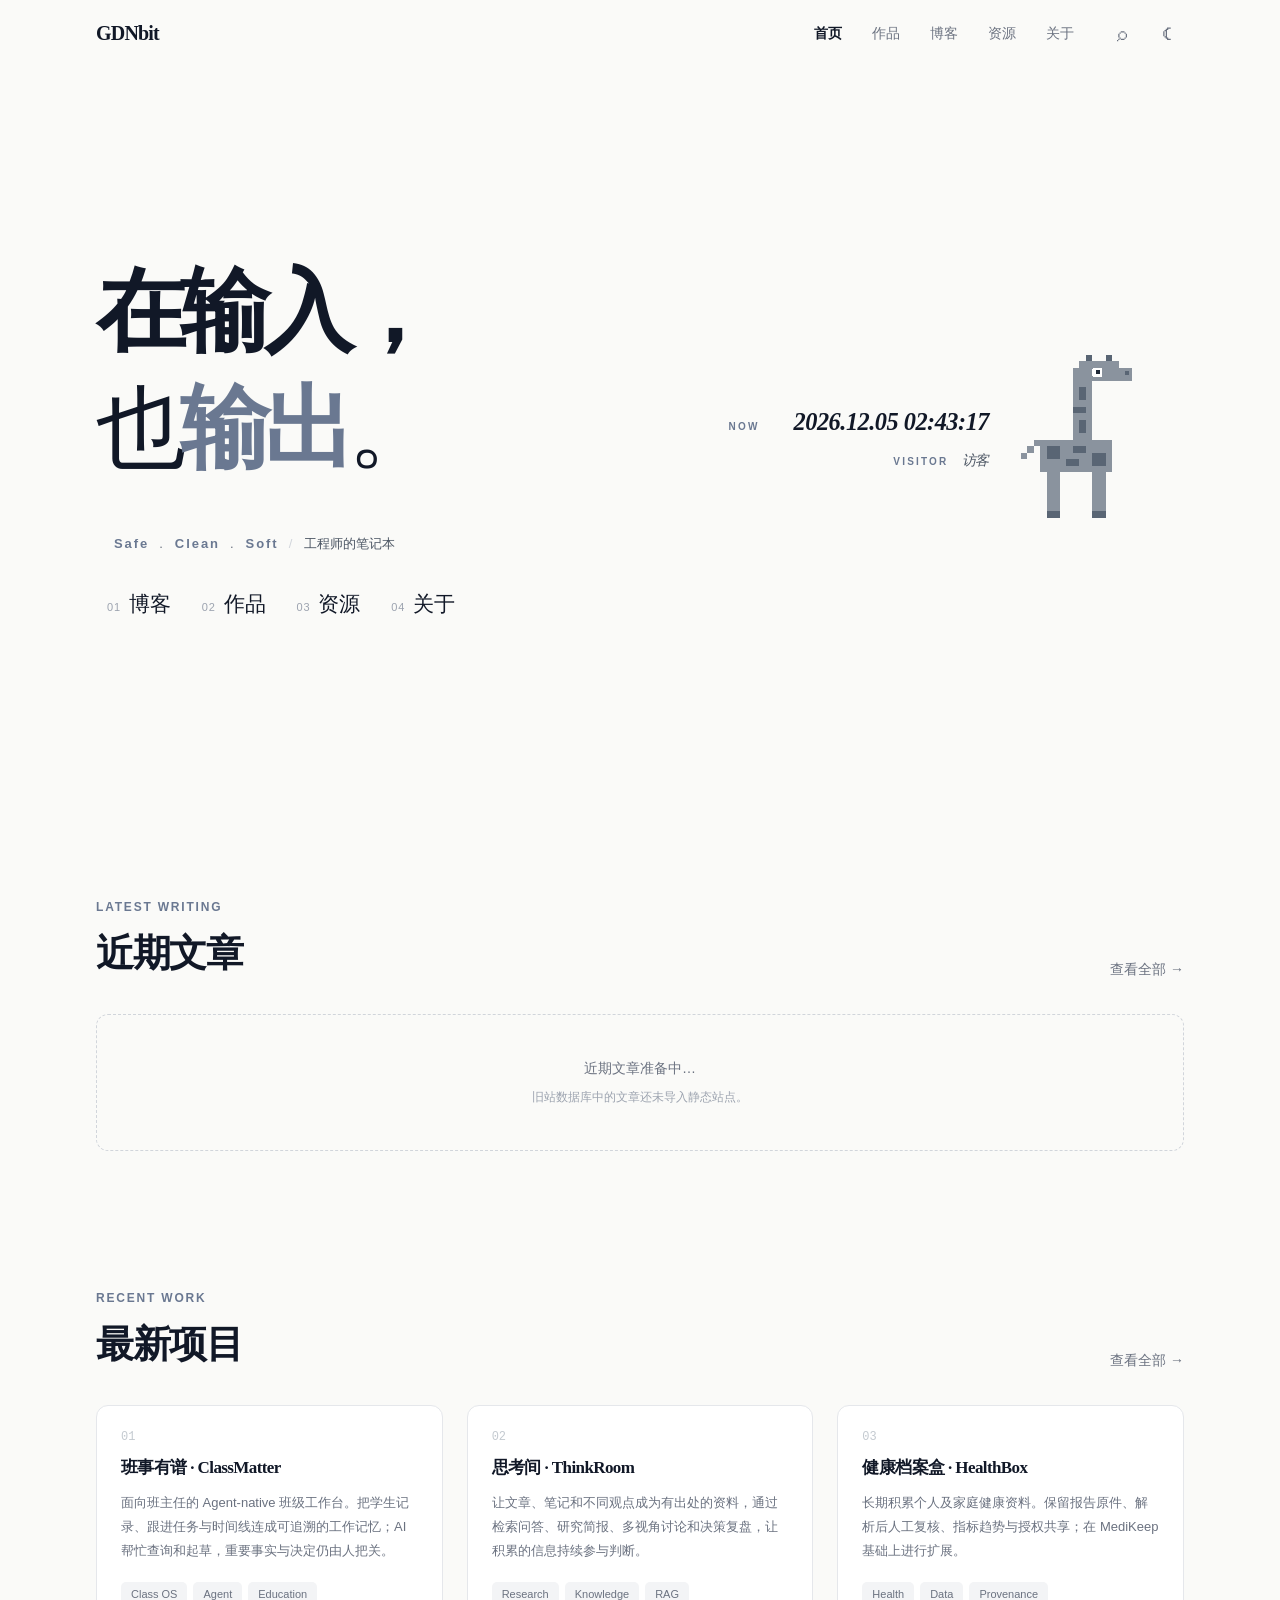
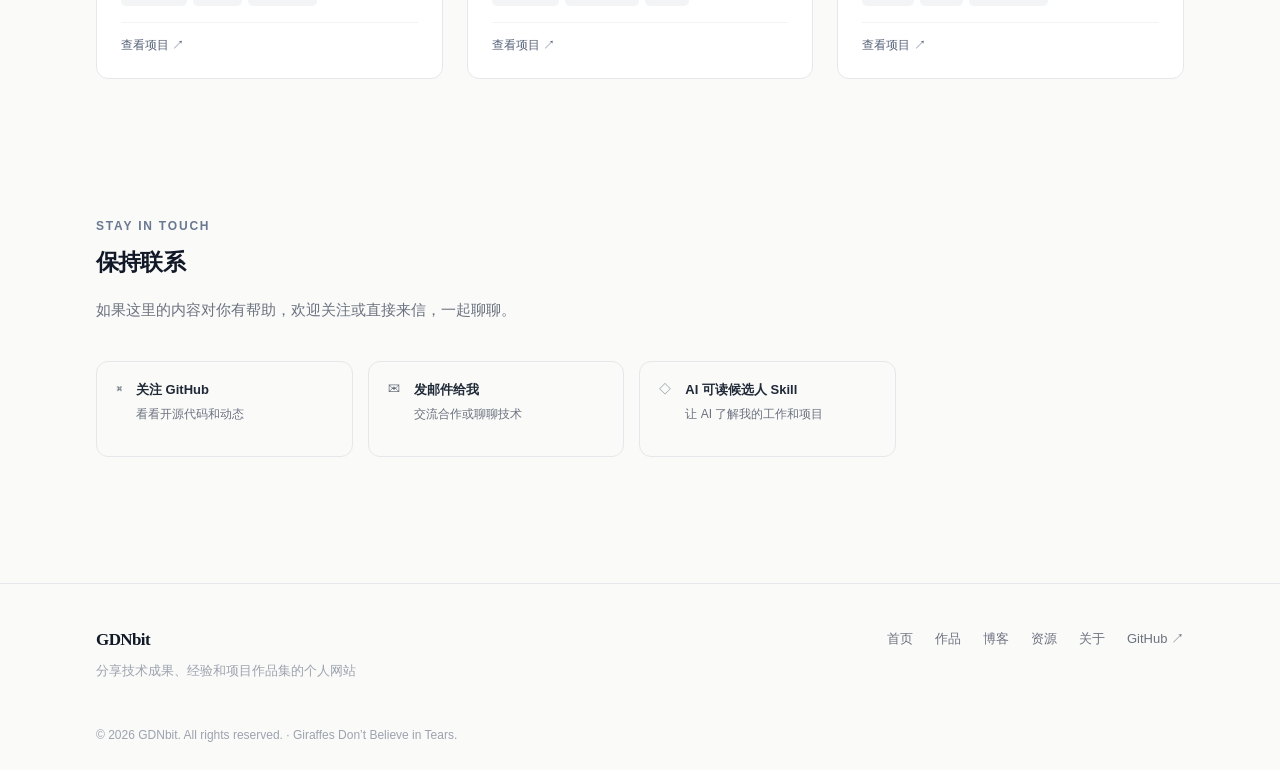
<file: docs/index.html>
<!doctype html>
<html lang="zh-CN"><head>
<meta charset="utf-8"><meta name="viewport" content="width=device-width,initial-scale=1,viewport-fit=cover">
<meta name="theme-color" content="#FAFAF8"><meta name="color-scheme" content="light dark">
<title>在输入，也输出 - GDNbit</title>
<meta name="description" content="GDNbit 的个人技术网站：AI 产品与解决方案工程，Agent 系统、项目作品、技术博客与浏览器工具。">
<meta property="og:type" content="website"><meta property="og:locale" content="zh_CN">
<meta property="og:site_name" content="GDNbit"><meta property="og:title" content="在输入，也输出 - GDNbit">
<meta property="og:description" content="在输入，也输出。GDNbit 的技术笔记与项目作品集。">
<link rel="canonical" href="https://gdnbit.com/">
<link rel="stylesheet" href="assets/site.css">
</head><body>
<div id="site-nav"><header class="site-header"><nav class="container nav-row"><a href="./" class="logo">GDNbit</a></nav></header></div>
<main id="app"><div class="container"><noscript><section class="inner"><h1>GDNbit — 在输入，也输出。</h1><p>网站需要启用浏览器 JavaScript 来显示静态页面。<a href="https://github.com/Gdnbit">查看我的 GitHub ↗</a></p></section></noscript></div></main>
<div id="site-footer"></div>
<script data-gdnbit defer src="assets/site.js"></script>
</body></html>
</file>
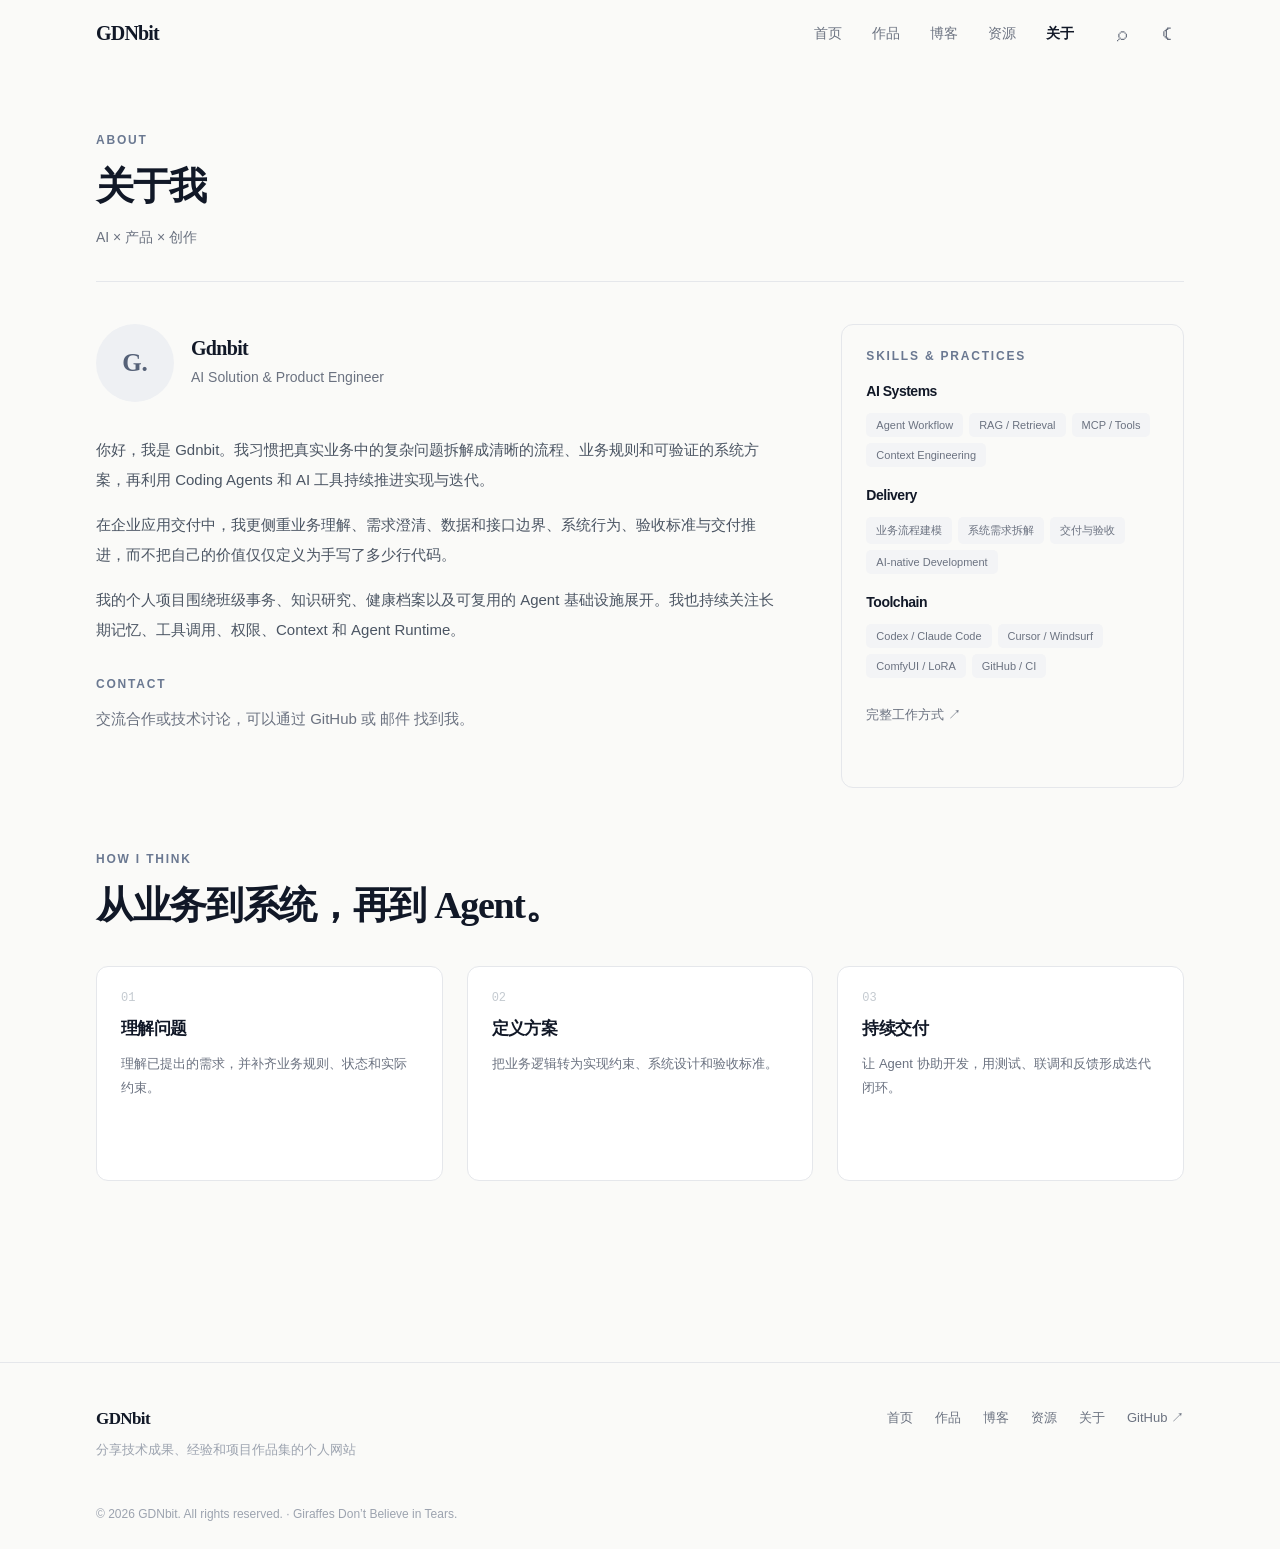
<file: docs/about/index.html>
<!doctype html>
<html lang="zh-CN"><head>
<meta charset="utf-8"><meta name="viewport" content="width=device-width,initial-scale=1,viewport-fit=cover">
<meta name="theme-color" content="#FAFAF8"><meta name="color-scheme" content="light dark">
<title>关于 - GDNbit</title>
<meta name="description" content="GDNbit 的个人技术网站：AI 产品与解决方案工程，Agent 系统、项目作品、技术博客与浏览器工具。">
<meta property="og:type" content="website"><meta property="og:locale" content="zh_CN">
<meta property="og:site_name" content="GDNbit"><meta property="og:title" content="关于 - GDNbit">
<meta property="og:description" content="在输入，也输出。GDNbit 的技术笔记与项目作品集。">
<link rel="canonical" href="https://gdnbit.com/about/">
<link rel="stylesheet" href="../assets/site.css">
</head><body>
<div id="site-nav"><header class="site-header"><nav class="container nav-row"><a href="../" class="logo">GDNbit</a></nav></header></div>
<main id="app"><div class="container"><noscript><section class="inner"><h1>GDNbit — 在输入，也输出。</h1><p>网站需要启用浏览器 JavaScript 来显示静态页面。<a href="https://github.com/Gdnbit">查看我的 GitHub ↗</a></p></section></noscript></div></main>
<div id="site-footer"></div>
<script data-gdnbit defer src="../assets/site.js"></script>
</body></html>
</file>
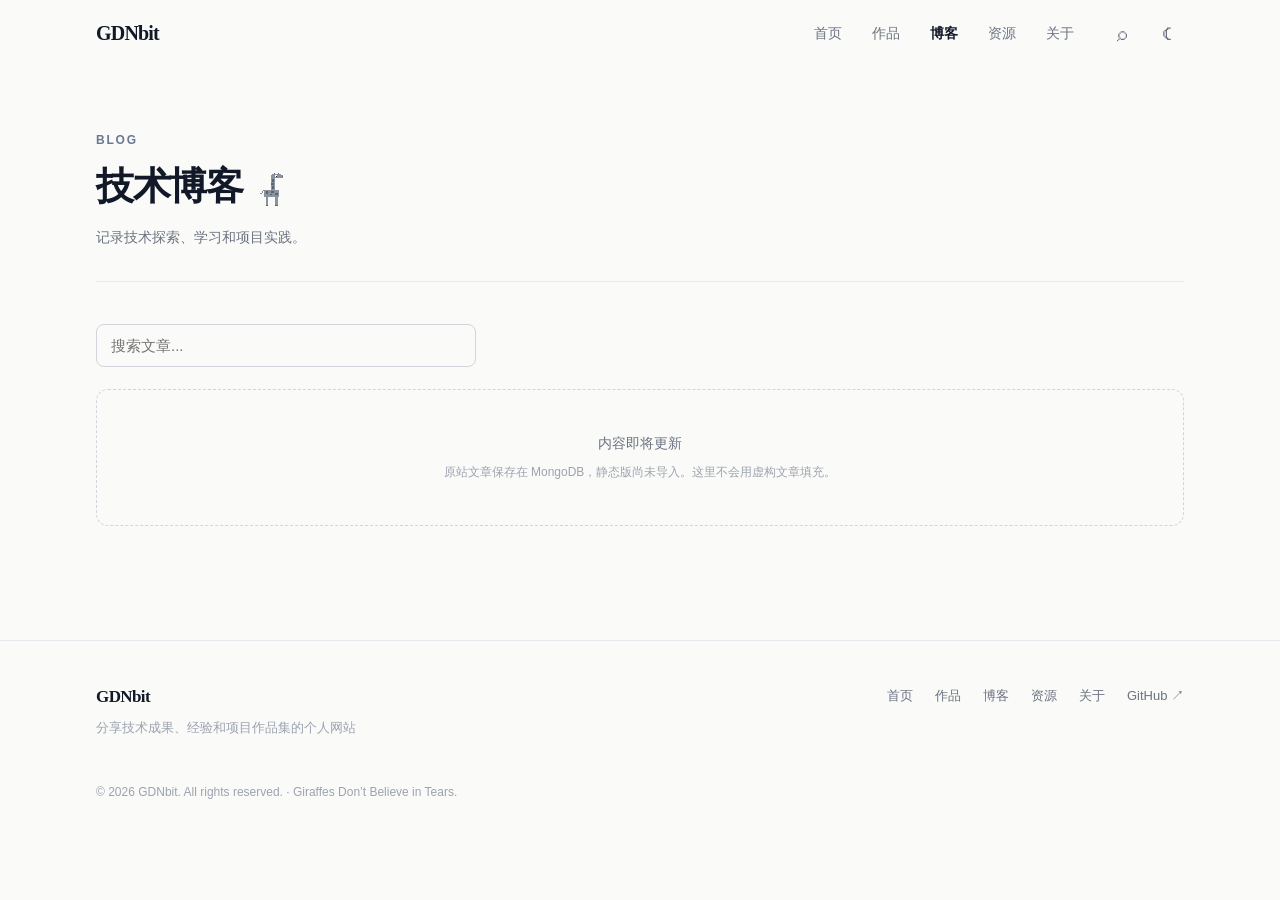
<file: docs/blog/index.html>
<!doctype html>
<html lang="zh-CN"><head>
<meta charset="utf-8"><meta name="viewport" content="width=device-width,initial-scale=1,viewport-fit=cover">
<meta name="theme-color" content="#FAFAF8"><meta name="color-scheme" content="light dark">
<title>博客 - GDNbit</title>
<meta name="description" content="GDNbit 的个人技术网站：AI 产品与解决方案工程，Agent 系统、项目作品、技术博客与浏览器工具。">
<meta property="og:type" content="website"><meta property="og:locale" content="zh_CN">
<meta property="og:site_name" content="GDNbit"><meta property="og:title" content="博客 - GDNbit">
<meta property="og:description" content="在输入，也输出。GDNbit 的技术笔记与项目作品集。">
<link rel="canonical" href="https://gdnbit.com/blog/">
<link rel="stylesheet" href="../assets/site.css">
</head><body>
<div id="site-nav"><header class="site-header"><nav class="container nav-row"><a href="../" class="logo">GDNbit</a></nav></header></div>
<main id="app"><div class="container"><noscript><section class="inner"><h1>GDNbit — 在输入，也输出。</h1><p>网站需要启用浏览器 JavaScript 来显示静态页面。<a href="https://github.com/Gdnbit">查看我的 GitHub ↗</a></p></section></noscript></div></main>
<div id="site-footer"></div>
<script data-gdnbit defer src="../assets/site.js"></script>
</body></html>
</file>
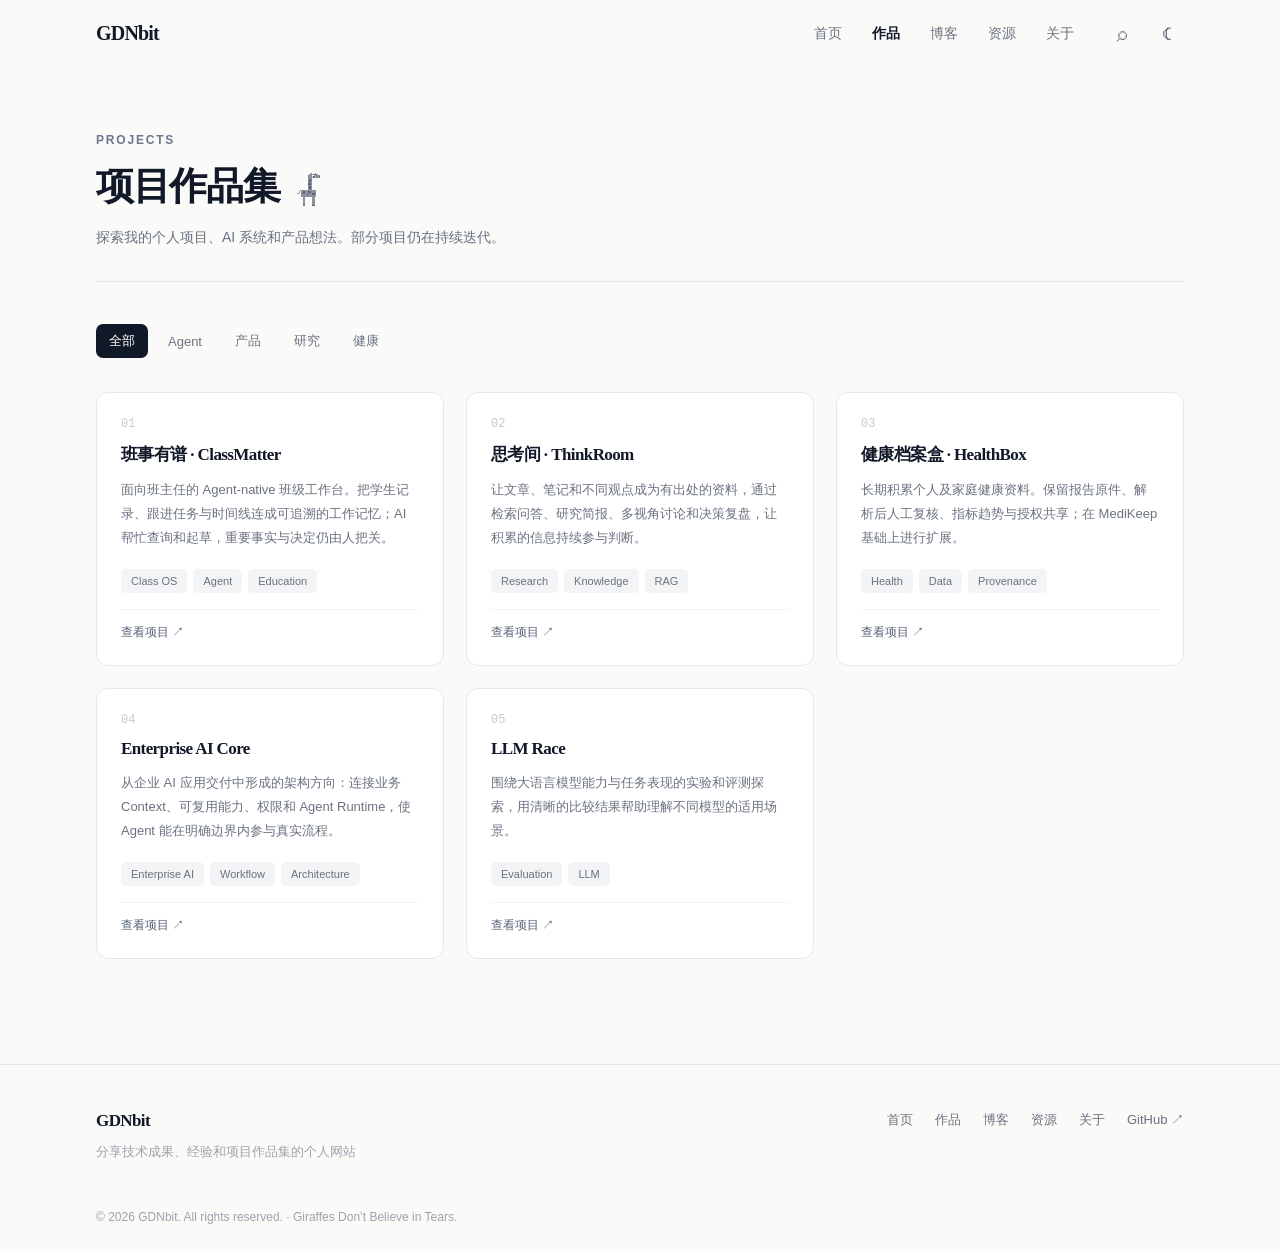
<file: docs/projects/index.html>
<!doctype html>
<html lang="zh-CN"><head>
<meta charset="utf-8"><meta name="viewport" content="width=device-width,initial-scale=1,viewport-fit=cover">
<meta name="theme-color" content="#FAFAF8"><meta name="color-scheme" content="light dark">
<title>作品 - GDNbit</title>
<meta name="description" content="GDNbit 的个人技术网站：AI 产品与解决方案工程，Agent 系统、项目作品、技术博客与浏览器工具。">
<meta property="og:type" content="website"><meta property="og:locale" content="zh_CN">
<meta property="og:site_name" content="GDNbit"><meta property="og:title" content="作品 - GDNbit">
<meta property="og:description" content="在输入，也输出。GDNbit 的技术笔记与项目作品集。">
<link rel="canonical" href="https://gdnbit.com/projects/">
<link rel="stylesheet" href="../assets/site.css">
</head><body>
<div id="site-nav"><header class="site-header"><nav class="container nav-row"><a href="../" class="logo">GDNbit</a></nav></header></div>
<main id="app"><div class="container"><noscript><section class="inner"><h1>GDNbit — 在输入，也输出。</h1><p>网站需要启用浏览器 JavaScript 来显示静态页面。<a href="https://github.com/Gdnbit">查看我的 GitHub ↗</a></p></section></noscript></div></main>
<div id="site-footer"></div>
<script data-gdnbit defer src="../assets/site.js"></script>
</body></html>
</file>
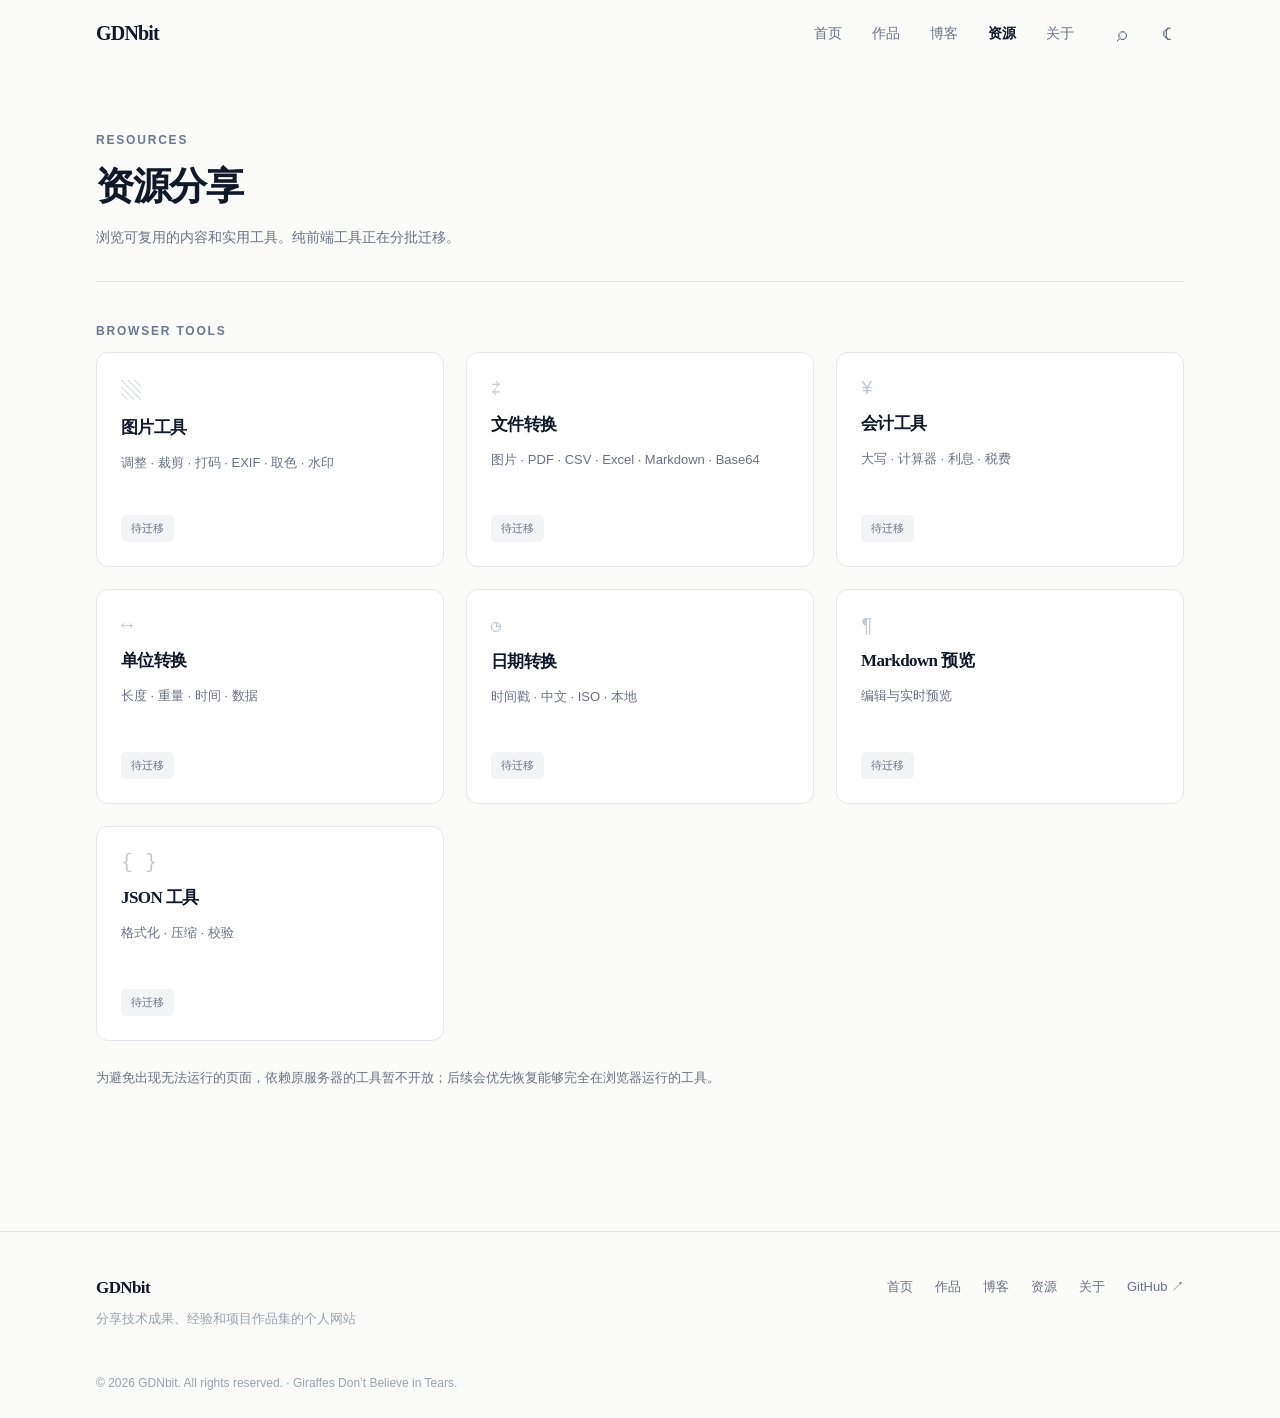
<file: docs/resources/index.html>
<!doctype html>
<html lang="zh-CN"><head>
<meta charset="utf-8"><meta name="viewport" content="width=device-width,initial-scale=1,viewport-fit=cover">
<meta name="theme-color" content="#FAFAF8"><meta name="color-scheme" content="light dark">
<title>资源 - GDNbit</title>
<meta name="description" content="GDNbit 的个人技术网站：AI 产品与解决方案工程，Agent 系统、项目作品、技术博客与浏览器工具。">
<meta property="og:type" content="website"><meta property="og:locale" content="zh_CN">
<meta property="og:site_name" content="GDNbit"><meta property="og:title" content="资源 - GDNbit">
<meta property="og:description" content="在输入，也输出。GDNbit 的技术笔记与项目作品集。">
<link rel="canonical" href="https://gdnbit.com/resources/">
<link rel="stylesheet" href="../assets/site.css">
</head><body>
<div id="site-nav"><header class="site-header"><nav class="container nav-row"><a href="../" class="logo">GDNbit</a></nav></header></div>
<main id="app"><div class="container"><noscript><section class="inner"><h1>GDNbit — 在输入，也输出。</h1><p>网站需要启用浏览器 JavaScript 来显示静态页面。<a href="https://github.com/Gdnbit">查看我的 GitHub ↗</a></p></section></noscript></div></main>
<div id="site-footer"></div>
<script data-gdnbit defer src="../assets/site.js"></script>
</body></html>
</file>
<file: docs/assets/site.css>
/* GDNbit static front-end: presentation modeled after GDNbit-Web main (2026-10-20). No external CSS/CDN. */
:root{--bg:#fafaf8;--paper:#fff;--text:#1f2937;--muted:#6b7280;--faint:#9ca3af;--line:#e5e7eb;--primary:#556177;--primary-light:#6a7891;--hover:#465061;color-scheme:light}
*{box-sizing:border-box}html{scroll-behavior:smooth}body{margin:0;background:var(--bg);color:var(--text);font-family:Inter,-apple-system,BlinkMacSystemFont,"Segoe UI","Noto Sans SC","Microsoft YaHei",sans-serif;-webkit-font-smoothing:antialiased;font-size:15px}
a{color:inherit;text-decoration:none;transition:color .2s}a:hover{color:var(--primary)}button,input{font:inherit}button{cursor:pointer}button:focus-visible,a:focus-visible,input:focus-visible{outline:2px solid var(--primary-light);outline-offset:3px}
h1,h2,h3,.serif{font-family:Georgia,"Noto Serif","Source Han Serif SC","Songti SC","SimSun",serif}h1,h2,h3,p{margin-top:0}h1,h2,h3{color:#111827;letter-spacing:-.035em}p{line-height:1.8}.container{width:100%;max-width:1152px;margin:0 auto;padding:0 32px}.muted{color:var(--muted)}.tiny{font-size:12px}.mono{font-family:"Fira Code",Consolas,monospace}.section-label{display:block;color:var(--primary-light);text-transform:uppercase;letter-spacing:.15em;font-weight:600;font-size:12px;margin-bottom:14px}.tags{display:flex;flex-wrap:wrap;gap:6px}.tag{display:inline-block;font-size:11px;font-weight:500;background:#f3f4f6;color:#6b7280;border-radius:5px;padding:6px 10px}
.site-header{height:68px;position:sticky;top:0;z-index:100;display:flex;align-items:center;transition:background .2s,border-color .2s;background:var(--bg);border-bottom:1px solid transparent}.site-header.scrolled{background:rgba(250,250,248,.93);backdrop-filter:blur(12px);border-color:rgba(229,231,235,.8)}.nav-row{display:flex;justify-content:space-between;align-items:center;height:100%;gap:18px}.logo{font:600 20px Georgia,"Songti SC",serif;color:#111827;letter-spacing:-.04em}.logo:hover{color:var(--primary)}.nav-links{display:flex;align-items:center;gap:30px;font-size:14px;color:#6b7280}.nav-links a.active{font-weight:600;color:#111827}.nav-links a:hover{color:#111827}.nav-tools{display:flex;gap:10px;margin-left:0;align-items:center}.icon-btn{border:0;background:none;display:grid;place-items:center;min-width:35px;min-height:35px;color:#6b7280;border-radius:8px;font-size:20px}.icon-btn:hover{color:var(--text);background:rgba(125,135,145,.08)}.nav-mobile,.mobile-menu{display:none}
main{min-height:58vh}.home-hero{min-height:calc(100svh - 68px - 64px);display:flex;align-items:center;padding:52px 0 78px}.hero-grid{display:grid;grid-template-columns:minmax(0,8fr) minmax(0,4fr);gap:42px;align-items:center}.hero-title{font-size:clamp(66px,7vw,114px);line-height:1.17;letter-spacing:-.068em;margin:0 0 52px;font-weight:800;color:#111827}.hero-title .line{display:block}.hero-title .line2{font-weight:350;margin-top:12px}.hero-title .accent{font-weight:600;color:var(--primary-light);position:relative}.hero-title .accent::after{content:"";position:absolute;bottom:-2px;left:0;width:0;height:3px;background:var(--primary-light);transition:width .5s}.hero-title .accent:hover::after{width:100%}
.hero-sub{font-size:13px;letter-spacing:.15em;color:var(--muted);margin:0 0 37px 18px;display:flex;gap:10px;align-items:baseline;flex-wrap:wrap;line-height:1.5}.hero-sub .key{color:var(--primary-light);font-weight:600}.hero-sub .divide{color:#d1d5db}.hero-sub .note{letter-spacing:normal;color:#4b5563}.hero-nav{display:flex;flex-wrap:wrap;gap:31px;margin-left:11px}.hero-nav a{display:flex;gap:8px;align-items:baseline;color:#111827}.hero-nav .num{font:500 11px Inter,sans-serif;color:#9ca3af;letter-spacing:.07em;transition:transform .2s}.hero-nav .item-name{font:500 21px Georgia,"Noto Serif SC","Songti SC",serif;transition:transform .2s}.hero-nav a:hover .num{transform:translateY(-4px);color:var(--primary)}.hero-nav a:hover .item-name{transform:translateX(3px);color:var(--primary)}
.hero-aside{display:flex;align-items:center;justify-content:flex-end;gap:25px;min-width:0}.meta{min-width:0;text-align:right;white-space:nowrap}.meta-line{display:flex;align-items:baseline;gap:13px;justify-content:flex-end}.meta-line+.meta-line{margin-top:16px}.meta-key{font:600 10px Inter,sans-serif;letter-spacing:.22em;text-transform:uppercase;color:var(--primary-light);min-width:52px;text-align:left}.meta-val{font:italic 600 clamp(15px,1.9vw,25px) Georgia,serif;letter-spacing:-.02em;color:#111827}.meta-small{font-size:14px;font-weight:400;color:#4b5563}.mascot{width:170px;height:183px;flex-shrink:0;display:block;animation:bob 5s ease-in-out infinite;cursor:grab;touch-action:pan-y;user-select:none}.mascot:active{cursor:grabbing}.mobile-meta,.mobile-cards{display:none}
@keyframes bob{0%,100%{transform:translateY(0)}50%{transform:translateY(-8px)}}@keyframes appear{from{opacity:0;transform:translateY(16px)}to{opacity:1;transform:translateY(0)}}.hero-main,.hero-aside,.page-intro{animation:appear .6s both}.hero-aside{animation-delay:.18s}
.block-section{padding:64px 0 76px}.section-top{display:flex;justify-content:space-between;align-items:end;gap:20px;margin-bottom:35px}.section-top h2{font-size:clamp(28px,3vw,38px);font-weight:600;margin:0}.section-link{font-size:14px;color:#6b7280;white-space:nowrap}.section-link:hover{color:var(--primary)}
.empty{border:1px dashed #d1d5db;border-radius:12px;padding:41px 18px;text-align:center;color:var(--muted);font-size:14px}.empty p{margin:0}.empty .desc{font-size:12px;color:#9ca3af;margin-top:6px}
.cards{display:grid;grid-template-columns:repeat(3,minmax(0,1fr));gap:24px}.card{display:flex;flex-direction:column;background:white;border:1px solid #e5e7eb;border-radius:12px;padding:24px;min-height:215px;transition:border-color .25s,transform .25s,box-shadow .25s}.card:hover{border-color:#b1b9c9;transform:translateY(-3px);box-shadow:0 9px 18px rgba(0,0,0,.04)}.card .count{color:#c4cad0;font:12px Consolas,monospace}.card h3{font-size:17px;margin:12px 0;font-weight:600}.card p{font-size:13px;color:#6b7280;margin:0 0 19px;line-height:1.85;flex:1}.card .tags{margin-top:auto}.card .card-bottom{border-top:1px solid #f1f3f5;padding-top:14px;margin-top:16px;color:var(--primary);font-size:12px}
.contact-text{font-family:Georgia,"Songti SC",serif;font-size:15px;max-width:600px;color:#6b7280;margin-bottom:37px}.contact-grid{display:grid;grid-template-columns:repeat(3,minmax(0,1fr));gap:15px;max-width:800px}.contact-card{border:1px solid #e5e7eb;border-radius:12px;display:flex;gap:14px;align-items:flex-start;padding:19px;min-height:96px}.contact-card:hover{border-color:#b1b9c9}.contact-icon{font-size:20px;color:#9ca3af}.contact-card b{display:block;font-weight:600;font-size:13px;margin-bottom:5px}.contact-card span{font-size:12px;color:#6b7280}
.inner{padding:65px 0 55px}.page-header{border-bottom:1px solid #e5e7eb;padding-bottom:31px;margin-bottom:42px}.page-header h1{font-size:clamp(31px,3vw,43px);font-weight:600;margin:4px 0 13px}.page-header p{font-size:14px;color:#6b7280;margin:0}.content-grid{display:grid;grid-template-columns:repeat(3,minmax(0,1fr));gap:22px}.filter-row{display:flex;flex-wrap:wrap;gap:7px;margin-bottom:34px}.filter-btn{border:0;background:transparent;border-radius:7px;padding:8px 13px;color:#6b7280;font-size:13px}.filter-btn:hover{background:#f1f2f3}.filter-btn.active{background:#111827;color:#fff}.search-input{border:1px solid #d1d5db;border-radius:8px;padding:12px 14px;background:transparent;min-width:0;color:var(--text);outline:none}.search-input:focus{border-color:var(--primary-light)}.search-wrap{max-width:380px;margin-bottom:22px}.search-wrap input{width:100%}
.about-columns{display:grid;grid-template-columns:2fr 1fr;gap:60px;align-items:start}.about-intro{display:flex;align-items:center;gap:17px;margin-bottom:33px}.about-avatar{width:78px;height:78px;display:grid;place-items:center;background:#eef0f3;border-radius:50%;font:600 25px Georgia,serif;color:var(--primary)}.about-intro h2{font-size:20px;font-weight:600;margin:0 0 5px}.about-intro p{color:var(--muted);font-size:14px;margin:0}.about-copy p{font-size:15px;color:#4b5563;line-height:2}.skill-panel{border:1px solid var(--line);border-radius:12px;padding:24px}.skill-panel h3{font-size:14px;font-family:inherit}.skill-panel .group{margin:20px 0}.two-col{display:grid;grid-template-columns:repeat(2,1fr);gap:20px}.mini-tool{padding:22px;border:1px solid var(--line);border-radius:12px;background:white}.mini-tool h3{font:600 17px Georgia,"Songti SC",serif;margin:0 0 10px}.mini-tool p{font-size:13px;color:var(--muted);margin-bottom:0}.doc-note{color:var(--muted);font-size:13px;line-height:1.9;margin:25px 0 35px}
.footer{margin-top:50px;border-top:1px solid #e5e7eb}.footer-grid{padding:46px 0;display:flex;justify-content:space-between;gap:30px}.footer-title{font:600 17px Georgia,serif;margin:0 0 9px}.footer p{font-size:13px;color:#9ca3af;margin:0}.footer-links{display:flex;gap:22px;flex-wrap:wrap;font-size:13px;color:#6b7280}.footer-cols{padding-bottom:28px;color:#9ca3af;font-size:12px}.global-search{position:fixed;inset:0;background:rgba(0,0,0,.5);z-index:500;display:none;justify-content:center;align-items:flex-start;padding:16vh 20px 0;backdrop-filter:blur(4px)}.global-search.open{display:flex}.search-dialog{background:white;border-radius:12px;max-width:540px;width:100%;box-shadow:0 20px 60px rgba(0,0,0,.17);overflow:hidden}.search-dialog input{width:100%;border:0;padding:19px;outline:0}.search-dialog .result{display:block;padding:12px 20px;border-top:1px solid #e5e7eb;font-size:14px}.search-dialog .result:hover{background:#f3f4f6}.search-dialog .search-hint{padding:18px 20px;color:#9ca3af;font-size:12px}
@media(max-width:980px){.hero-grid{grid-template-columns:minmax(0,7fr) minmax(0,5fr);gap:10px}.hero-aside{gap:8px}.mascot{width:122px;height:132px}.hero-title{font-size:clamp(54px,7.4vw,90px)}.meta-val{font-size:16px}.container{padding:0 24px}}
@media(max-width:767px){.site-header{height:64px}.nav-links{display:none}.nav-mobile{display:flex;gap:6px;align-items:center}.mobile-menu{display:none;position:absolute;left:0;right:0;top:64px;background:var(--bg);padding:18px 24px 24px;border-bottom:1px solid var(--line);box-shadow:0 10px 15px rgba(0,0,0,.035)}.mobile-menu.open{display:flex;flex-direction:column;gap:20px}.home-hero{min-height:auto;padding:55px 0 8px}.hero-grid{display:block}.hero-main{width:100%}.hero-title{font-size:clamp(48px,11vw,75px);margin:0 0 20px;line-height:1.1}.hero-title .line2{margin-top:5px}.hero-sub{display:none}.hero-nav,.hero-aside{display:none}.mobile-meta{display:flex;flex-direction:column;gap:7px;margin:21px 0;font:italic 12px Georgia,serif;color:#6b7280}.mobile-meta strong{color:#111827;font-size:14px}.mobile-meta .time{font-style:normal;color:#9ca3af}.mobile-hero-mascot{width:80px;height:87px;position:absolute;right:0;top:15px}.mobile-cards{display:grid;grid-template-columns:repeat(2,1fr);gap:11px;margin-top:42px}.mobile-card{border:1px solid #e5e7eb;border-radius:11px;display:flex;align-items:center;justify-content:center;gap:10px;padding:21px 6px;font:600 16px Georgia,"Songti SC",serif;background:rgba(249,250,251,.55)}.mobile-card:hover{border-color:#8793ab;color:var(--primary)}.block-section{padding:58px 0 38px}.cards,.content-grid{grid-template-columns:1fr}.contact-grid{grid-template-columns:1fr}.about-columns{grid-template-columns:1fr;gap:20px}.two-col{grid-template-columns:1fr}.footer-grid{flex-direction:column}.container{padding:0 20px}.inner{padding:48px 0}.page-header{margin-bottom:34px}.section-top h2{font-size:29px}}
@media(max-width:400px){.hero-title{font-size:47px}.container{padding:0 16px}}
@media(prefers-reduced-motion:reduce){html{scroll-behavior:auto}*,*::before,*::after{animation:none!important;transition:none!important}}
body.dark{--bg:#141414;--paper:#222;--text:#eee;--muted:#a1a1aa;--faint:#777;--line:#343434;--primary:#b1b9c9;--primary-light:#a7b4c9;--hover:#d5d9e2;color-scheme:dark;background:#141414;color:#eee}
body.dark h1,body.dark h2,body.dark h3,body.dark .hero-title,body.dark .hero-nav a,body.dark .meta-val,body.dark .logo,body.dark .nav-links a.active,body.dark .mobile-meta strong{color:#f5f5f5}
body.dark .site-header{background:#141414}body.dark .site-header.scrolled{background:rgba(20,20,20,.92);border-color:#343434}
body.dark .card,body.dark .mini-tool,body.dark .search-dialog{background:#232323;border-color:#363636}body.dark .contact-card,body.dark .skill-panel,body.dark .empty,body.dark .page-header,body.dark .footer{border-color:#383838}body.dark .tag{background:#303033;color:#aaa}body.dark .hero-sub .note{color:#aaa}body.dark .meta-small,body.dark .about-copy p{color:#aaa}body.dark .filter-btn.active{background:#f5f5f5;color:#111}body.dark .mobile-menu{background:#141414}body.dark .mobile-card{background:#1b1b1b;border-color:#383838}body.dark .search-dialog .result:hover,body.dark .filter-btn:hover{background:#303030}body.dark .search-input{color:#eee}body.dark .card .card-bottom{border-color:#3b3b3b}

/* Page-specific visual corrections */
.mobile-hero-mascot{display:none}
.inline-mascot{display:inline-block;width:35px;height:38px;vertical-align:middle;margin-left:8px;cursor:default}
@media(max-width:767px){.mobile-hero-mascot{display:block;width:80px;height:87px;position:absolute;right:0;top:15px}}

/* Mobile mascot: keep the original floating look without overlapping the hero headline. */
@media (max-width: 767px) {
  /* Original mobile concept: headline and giraffe share one flex row. */
  .home-hero .hero-grid { width: 100%; }
  .hero-main > div:first-child {
    display: flex;
    flex-direction: row-reverse;
    align-items: flex-start;
    gap: clamp(8px, 3vw, 16px);
  }
  .hero-main .hero-title {
    flex: 1 1 0;
    min-width: 0;
    font-size: clamp(33px, 11.5vw, 60px);
    line-height: 1.15;
    margin: 0 0 20px;
  }
  .hero-main .hero-title .line {
    white-space: nowrap;
  }
  .hero-main .mobile-hero-mascot {
    display: block;
    position: relative;
    top: auto;
    right: auto;
    left: auto;
    bottom: auto;
    width: clamp(62px, 20vw, 80px);
    height: auto;
    aspect-ratio: 26 / 28;
    flex: 0 0 clamp(62px, 20vw, 80px);
    margin-top: 6px;
    pointer-events: none;
    cursor: default;
  }
}
</file>
